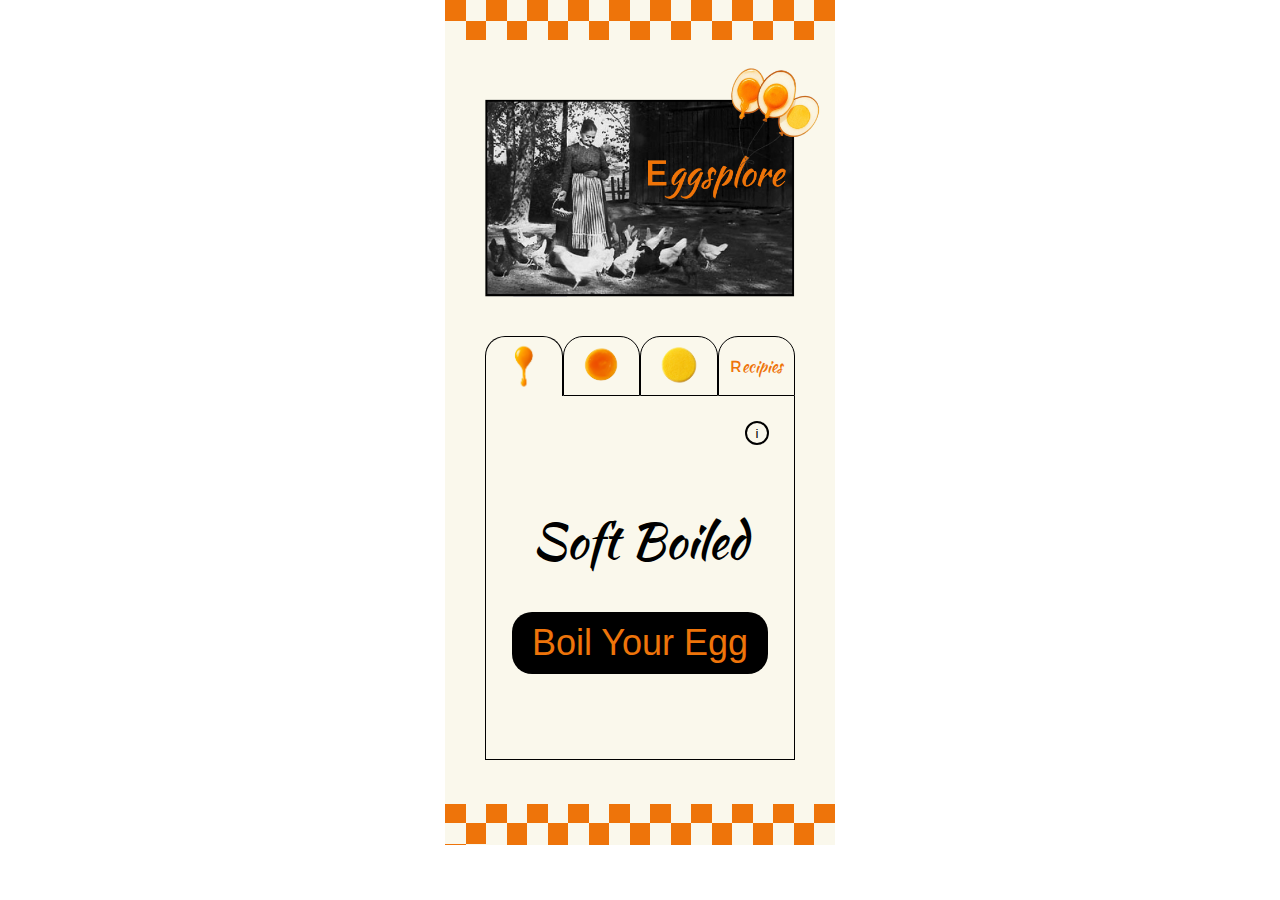
<file: index.html>
<!DOCTYPE html>
<html lang="en">

<head>
    <meta charset="UTF-8">
    <meta name="viewport" content="width=device-width, initial-scale=1.0">
    <title>Eggsplore</title>
    <link rel="stylesheet" href="style5.css">
</head>

<body>

    <script src="index5.js"></script>
</body>

</html>
</file>
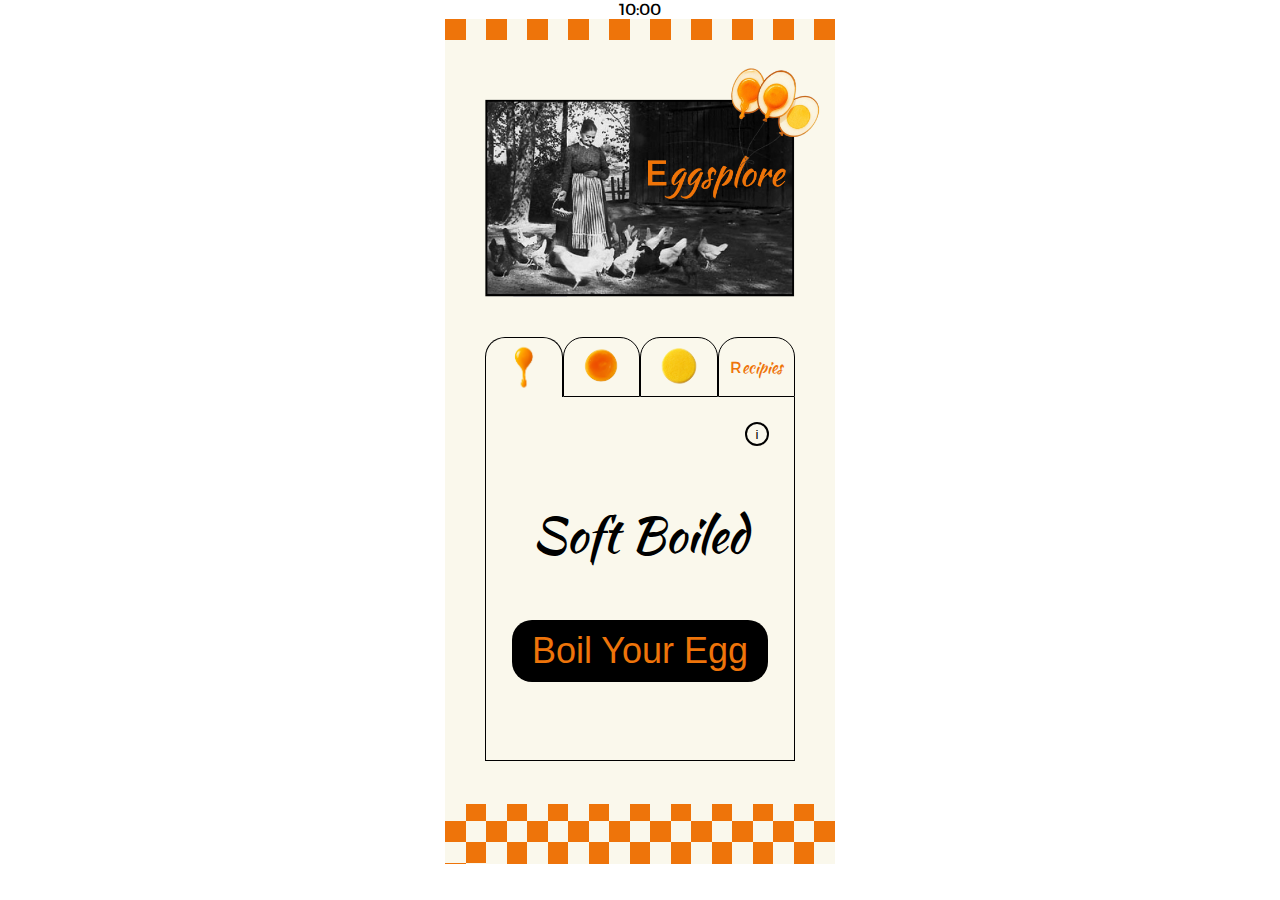
<file: index2.html>
<!DOCTYPE html>
<html lang="en">

<head>
    <meta charset="UTF-8">
    <title>Eggsplore</title>
    <link rel="stylesheet" href="style2.css">
</head>

<body>
    <p id="countdown">10:00</p>

    <script src="index3.js"></script>
</body>

</html>
</file>
<file: style5.css>
@font-face {
    font-family: "Alexandria";
    src: url("Fonts/Alexandria/Alexandria/Alexandria-VariableFont_wght.ttf");
    font-weight: 400;
    font-style: normal;
    font-display: swap;
}

@font-face {
    font-family: "Kaushan";
    src: url("Fonts/Kaushan_Script/KaushanScript-Regular.ttf");
    font-weight: 400;
    font-style: normal;
    font-display: swap;
}

* {
    margin: 0;
    padding: 0;
    box-sizing: border-box;
}

body {
    display: flex;
    justify-content: center;
    align-items: center;
    flex-direction: column;
    background-color: #FFFFFF;
    font-family: "Alexandria";
}

.backgroundContainer {
    width: 390px;
    height: 844px;
    display: grid;
    grid-template-columns: repeat(19, 20.53px);
    grid-template-rows: repeat(40, 21.1px);
}

.backgroundWidth {
    background-color: #FAF8EC;
    width: 390px;
    height: 764px;
    display: flex;
    flex-direction: column;
    justify-content: center;
    align-items: center;
    position: absolute;
    top: 40px;
    bottom: 40px;
}

.logoImage {
    width: 362px;
    position: absolute;
    top: 24px;
}

.displayDiv {
    position: absolute;
    top: 296px;
    bottom: 84px;
    background-color: #FAF8EC;
    height: 424px;
    width: 310px;
    border-radius: 20px 20px 0 0;
}

.buttonDisplay {
    width: 310px;
    height: 60px;
    display: flex;
}

.typeDisplay {
    height: 364px;
    width: 310px;
    border-left: 1px solid #000000;
    border-right: 1px solid #000000;
    border-bottom: 1px solid #000000;
}

.first-letter {
    font-family: "Alexandria";
}

.buttonDown {
    width: 77.5px;
    height: 60px;
    border-top: 1px solid #000000;
    border-right: 1px solid #000000;
    border-left: 1px solid #000000;
    border-radius: 20px 20px 0 0;
    display: flex;
    justify-content: center;
    align-items: center;
    cursor: pointer;
}

.buttons {
    width: 77.5px;
    height: 60px;
    border: 1px solid #000000;
    border-radius: 20px 20px 0 0;
    display: flex;
    justify-content: center;
    align-items: center;
    cursor: pointer;
}

.imageButton {
    width: 60px;
}

.recipeButton {
    color: #EE740A;
    font-family: Kaushan;
    font-size: 16px;
    width: 77.5px;
    height: 60px;
    border: 1px solid #000000;
    border-radius: 20px 20px 0 0;
    display: flex;
    justify-content: center;
    align-items: center;
    cursor: pointer;
}

.recipeButtonDown {
    color: #EE740A;
    font-family: Kaushan;
    font-size: 16px;
    width: 77.5px;
    height: 60px;
    border: 1px solid #000000;
    border-radius: 20px 20px 0 0;
    display: flex;
    justify-content: center;
    align-items: center;
    cursor: pointer;
}

.infoDiv {
    display: flex;
    justify-content: flex-end;
    padding: 25px 25px 25px 25px;
}

.infoButton {
    width: 24px;
    height: 24px;
    background-color: #FAF8EC;
    border: 2px solid #000000;
    border-radius: 50%;
    cursor: pointer;
}

.startEggBoilDiv {
    display: flex;
    flex-direction: column;
    justify-content: space-evenly;
    align-items: center;
    height: 290px;
    padding: 0 10px 50px;
}

.typeText {
    font-family: "Kaushan";
    font-size: 48px;
}

.typeButton {
    background-color: #000000;
    color: #EE740A;
    padding: 10px 20px;
    font-size: 36px;
    border: 0;
    border-radius: 20px;
}

.xClose {
    width: 100%;
    padding: 15.5px 25px;
    display: flex;
    justify-content: flex-end;
}

.xCloseButton {
    border-radius: 50%;
    border: 0;
    background-color: #FAF8EC;
    transform: rotate(45deg);
    font-size: 36px;
    cursor: pointer;
}

.xCloseText {
    display: flex;
    flex-direction: column;
    text-align: center;
    gap: 50px;
    padding: 9.5px 25px 25px 25px;
    height: 602px;
}

.homeButton {
    background: #FAF8EC;
    border: 0;
    border-bottom: 1px solid #000000;
    font-family: Kaushan;
    font-size: 24px;
}

.recipesList {
    display: flex;
    flex-direction: column;
    align-items: center;
    box-sizing: border-box;
    gap: 20px;
    overflow-y: auto;
    padding: 20px 10px;
    height: 660px;
}

.recipeLable {
    display: flex;
    justify-content: center;
    align-items: center;
    gap: 20px;
    border: 1px solid #000000;
    border-radius: 20px;
    width: 100%;
    flex: 0 0 100px;
    height: 100px;
    overflow: hidden;
}

.recipeTxt {
    display: flex;
    flex-direction: column;
    width: 150px;
}

.recipeTitle {
    font-family: "Kaushan";
    font-size: 16px;
}

.recipeIngredient {
    font-size: 13px;
}

.eggPics {
    width: 77px;
}
</file>
<file: style2.css>
@font-face {
    font-family: "Alexandria";
    src: url("Fonts/Alexandria/Alexandria/Alexandria-VariableFont_wght.ttf");
    font-weight: 400;
    font-style: normal;
    font-display: swap;
}

@font-face {
    font-family: "Kaushan";
    src: url("Fonts/Kaushan_Script/KaushanScript-Regular.ttf");
    font-weight: 400;
    font-style: normal;
    font-display: swap;
}

* {
    margin: 0;
    padding: 0;
    box-sizing: border-box;
}

body {
    display: flex;
    justify-content: center;
    align-items: center;
    flex-direction: column;
    background-color: #FFFFFF;

    font-family: "Alexandria";
}

.first-letter {
    font-family: "Alexandria";
}

.backgroundContainer {
    width: 390px;
    height: 844px;
    display: grid;
    grid-template-columns: repeat(19, 20.53px);
    grid-template-rows: repeat(40, 21.1px);
}

.background1 {
    background-color: #FAF8EC;
    width: 390px;
    height: 764px;
    display: flex;
    flex-direction: column;
    justify-content: center;
    align-items: center;
    position: absolute;
    top: 40px;
    bottom: 40px;
}

.logoImage {
    width: 362px;
    position: absolute;
    top: 64px;
}

.background2 {
    background-color: #FAF8EC;
    width: 310px;
    height: 424px;
    border-radius: 20px 20px 0 0;
    display: flex;
    flex-direction: column;
    align-items: center;
    position: absolute;
    top: 337px;
    bottom: 80px;
}

.buttons {
    width: 100%;
    display: flex;
}

.buttonDown {
    width: 77.5px;
    height: 60px;
    border-top: 1px solid #000000;
    border-right: 1px solid #000000;
    border-left: 1px solid #000000;
    border-radius: 20px 20px 0 0;
    display: flex;
    justify-content: center;
    align-items: center;
    cursor: pointer;
}

.button {
    width: 77.5px;
    height: 60px;
    border: 1px solid #000000;
    border-radius: 20px 20px 0 0;
    display: flex;
    justify-content: center;
    align-items: center;
    cursor: pointer;
}

.buttonP {
    color: #EE740A;
    font-family: Kaushan;
    font-size: 16px;
    width: 77.5px;
    height: 60px;
    border: 1px solid #000000;
    border-radius: 20px 20px 0 0;
    display: flex;
    justify-content: center;
    align-items: center;
    cursor: pointer;
}

.buttonImage {
    width: 60px;
}

.homePage {
    height: 364px;
    width: 100%;
    border-left: 1px solid #000000;
    border-right: 1px solid #000000;
    border-bottom: 1px solid #000000;
}

.infoDiv {
    display: flex;
    justify-content: flex-end;
    padding: 25px 25px;
}

.infoButton {
    border: 2px solid #000000;
    border-radius: 50%;
    width: 24px;
    height: 24px;
    background-color: #FAF8EC;
    cursor: pointer;
}

.getStartedDiv {
    display: flex;
    flex-direction: column;
    justify-content: center;
    align-items: center;
    height: 290px;
    padding: 0 10px 50px;
    gap: 50px;
}

.bigText {
    font-family: Kaushan;
    font-size: 48px;
}

.getStartedButton {
    font-size: 36px;
    background-color: #000000;
    color: #EE740A;
    border: 0;
    border-radius: 20px;
    padding: 10px 20px;
    cursor: pointer;
}


.backgroundInfo1 {
    background-color: #FAF8EC;
    width: 310px;
    height: 676px;
    border: 1px solid #000000;
    border-radius: 20px;
    position: absolute;
    top: 84px;
    bottom: 84px;
}

.xClose {
    width: 100%;
    padding: 15.5px 25px;
    display: flex;
    justify-content: flex-end;
}

.xCloseButton {
    border-radius: 50%;
    border: 0;
    background-color: #FAF8EC;
    transform: rotate(45deg);
    font-size: 36px;
}

.xCloseText {
    display: flex;
    flex-direction: column;

    text-align: center;
    gap: 50px;
    padding: 9.5px 25px 25px 25px;
    height: 602px;
}

.background3 {
    background-color: #FAF8EC;
    width: 310px;
    height: 720px;
    border-radius: 20px 20px 0 0;
    position: absolute;
    top: 84px;
    bottom: 40px;
}

.homeButton {
    font-family: "Kaushan";
    font-size: 24px;
    background-color: #FAF8EC;
    text-decoration: underline;
    border: 0;
}

.recipesList {
    height: 100%;
    overflow-y: auto;

    display: flex;
    flex-direction: column;
    box-sizing: border-box;
    gap: 20px;
}

.recipeLable {
    display: flex;
    justify-content: center;
    align-items: center;
    gap: 20px;
    border: 1px solid #000000;
    border-radius: 20px;
    width: 277px;

    flex: 0 0 100px;
    height: 100px;
    overflow: hidden;
}

.recipeTxt {
    display: flex;
    flex-direction: column;
    width: 150px;
}

.recipeTitle {
    font-family: "Kaushan";
    font-size: 16px;
}

.recipeIngredient {
    font-size: 13px;
}

.eggPics {
    width: 77px;
}
</file>
